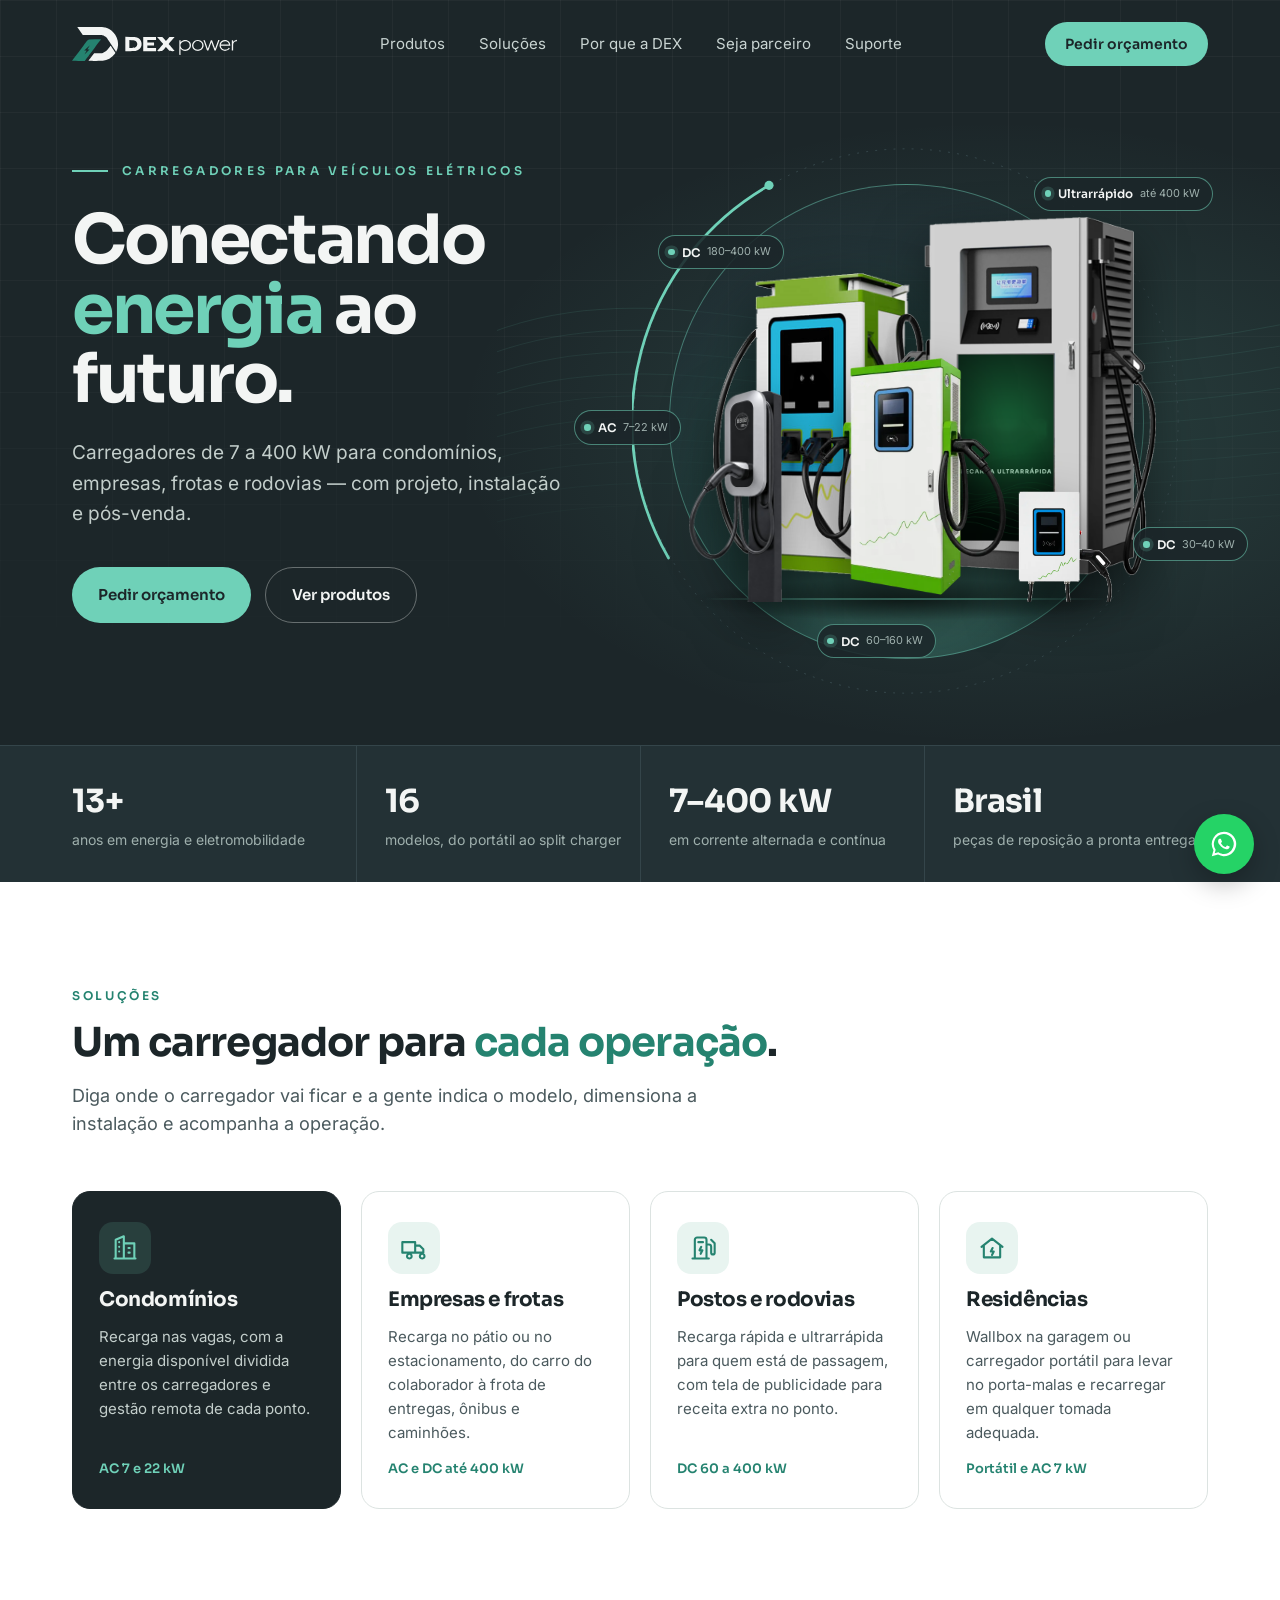
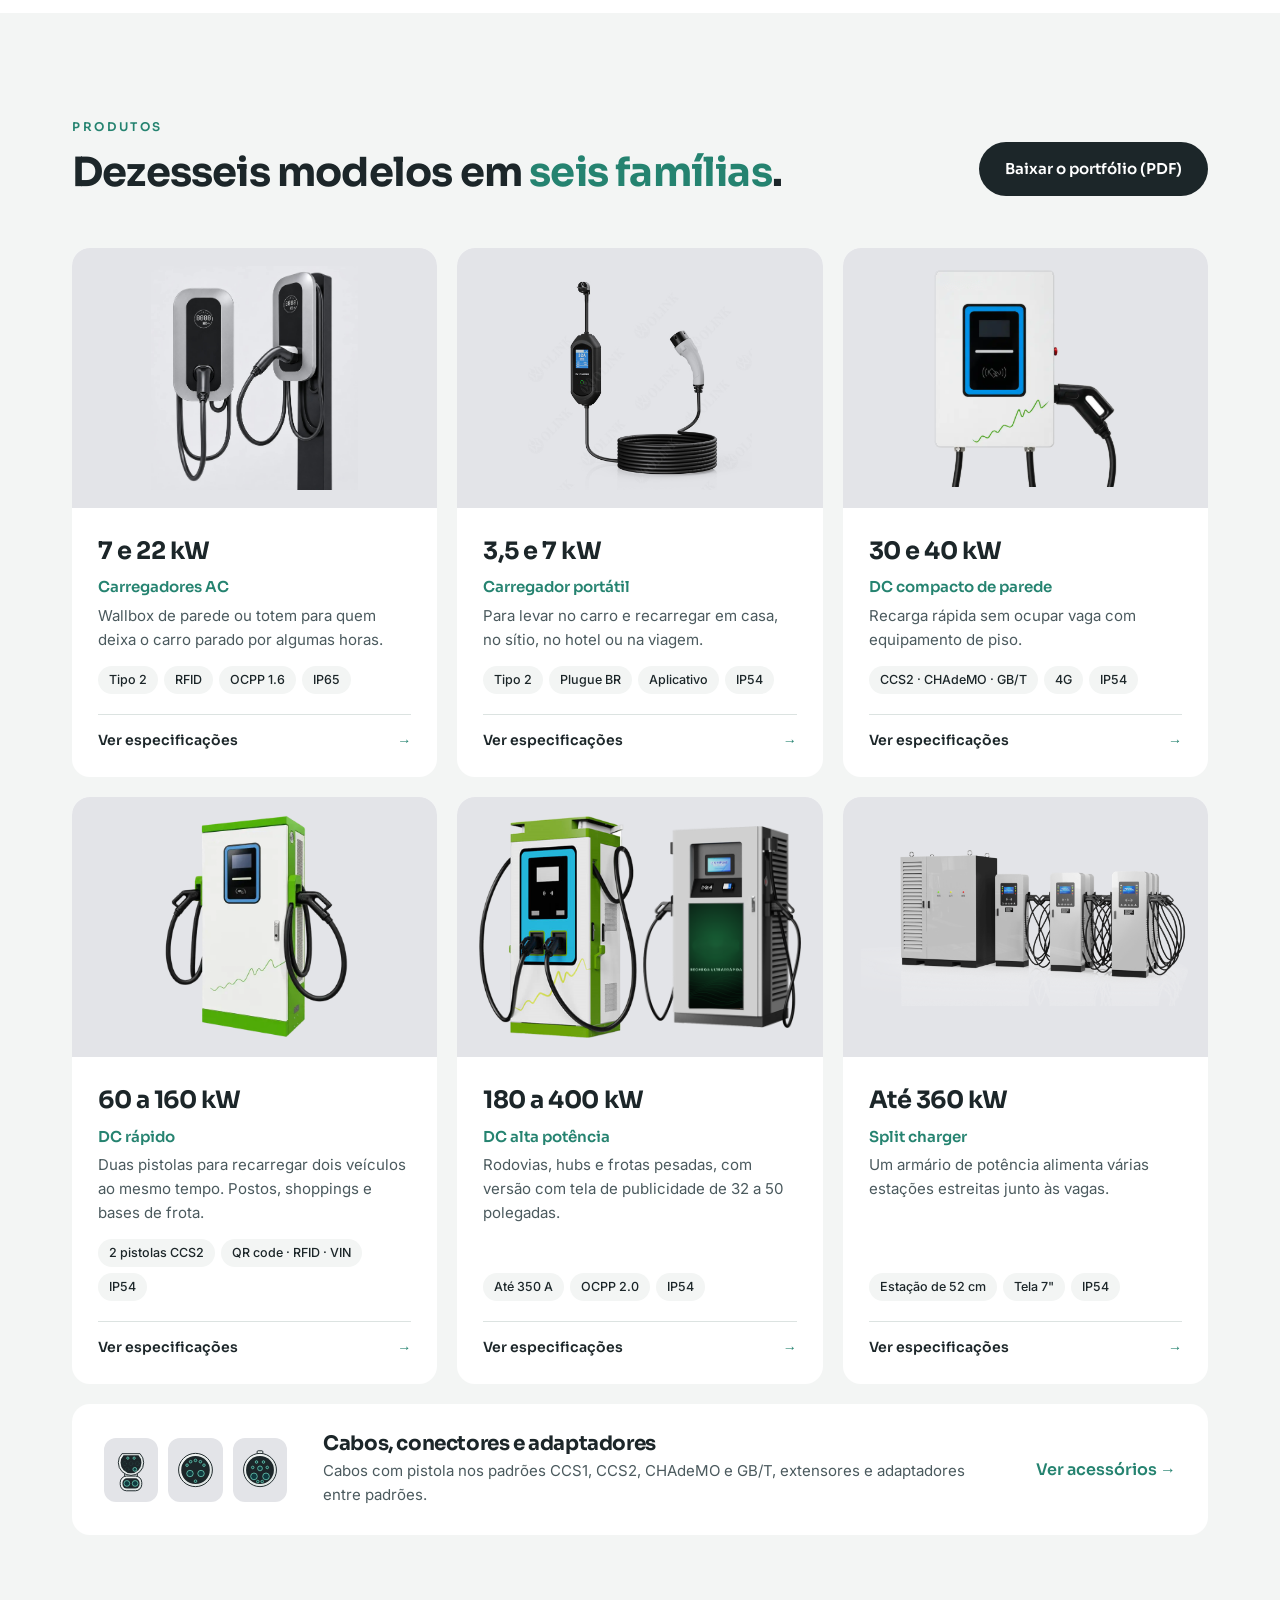
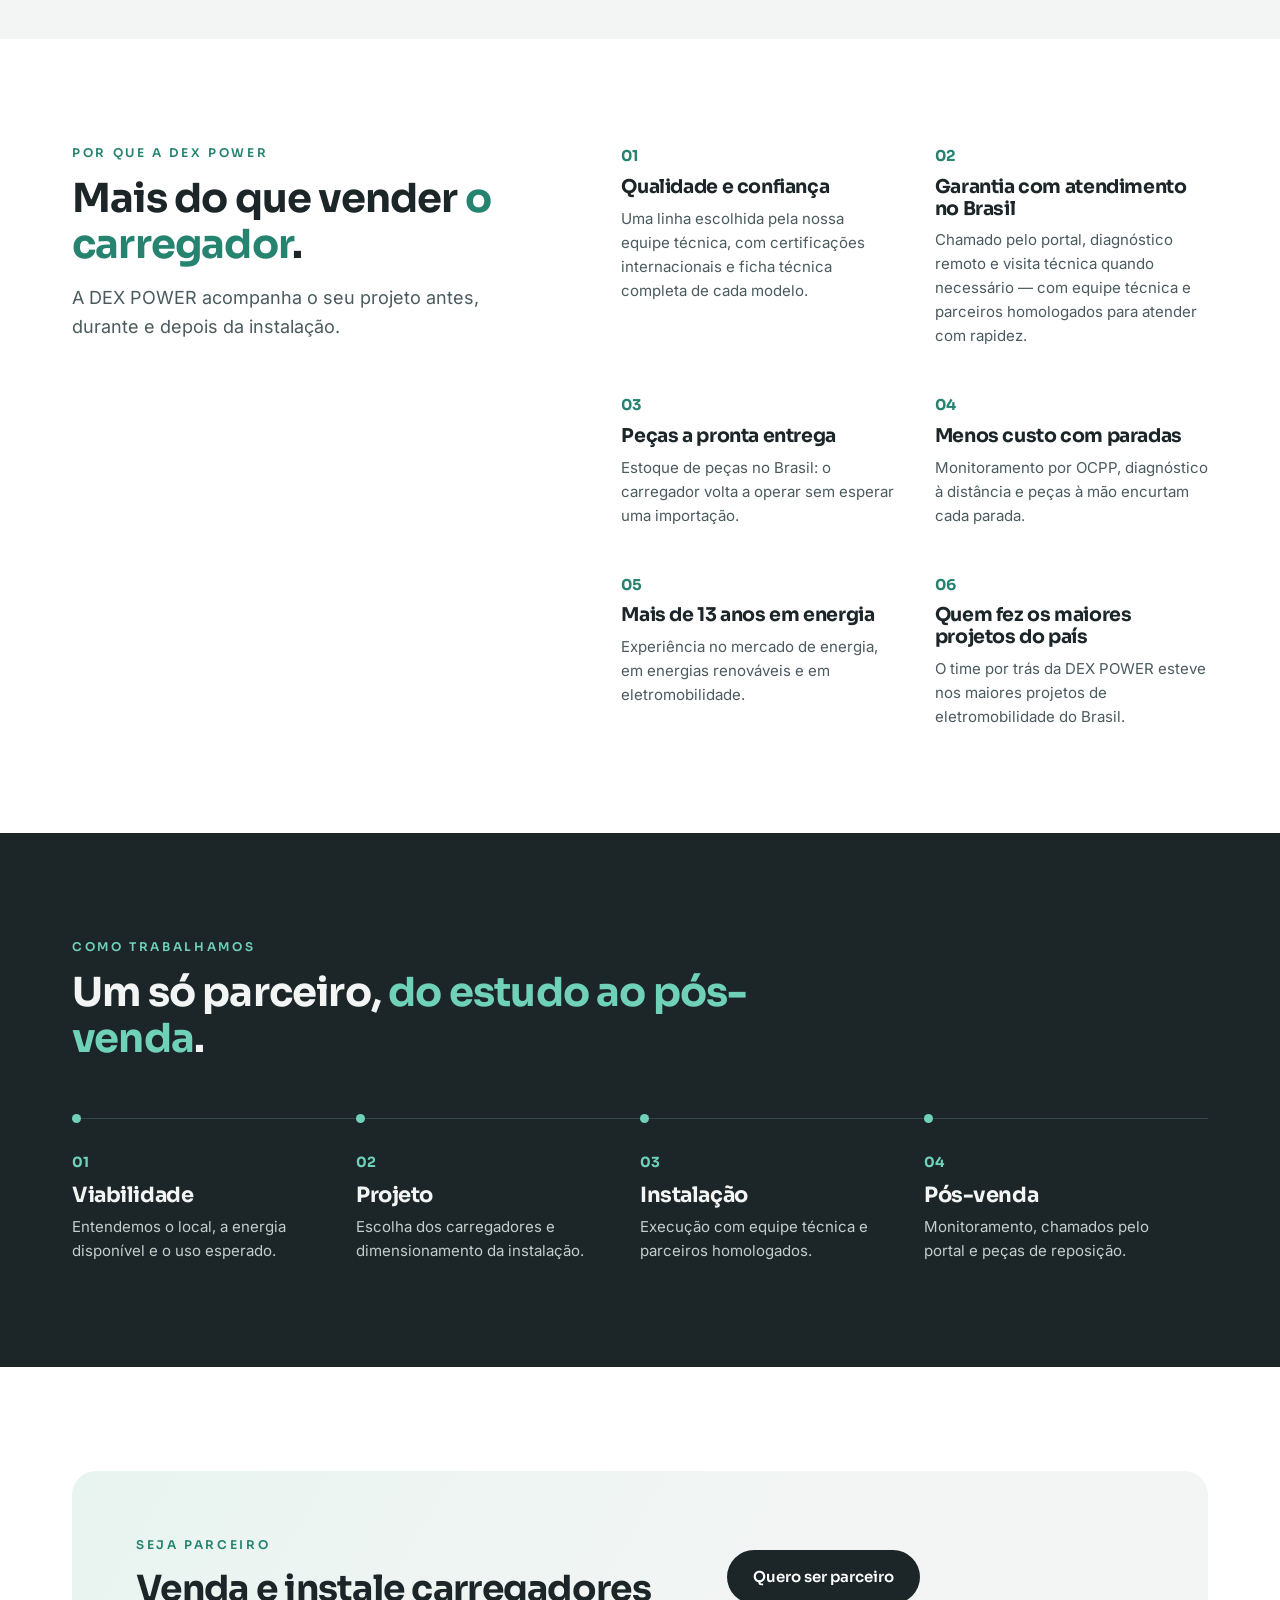
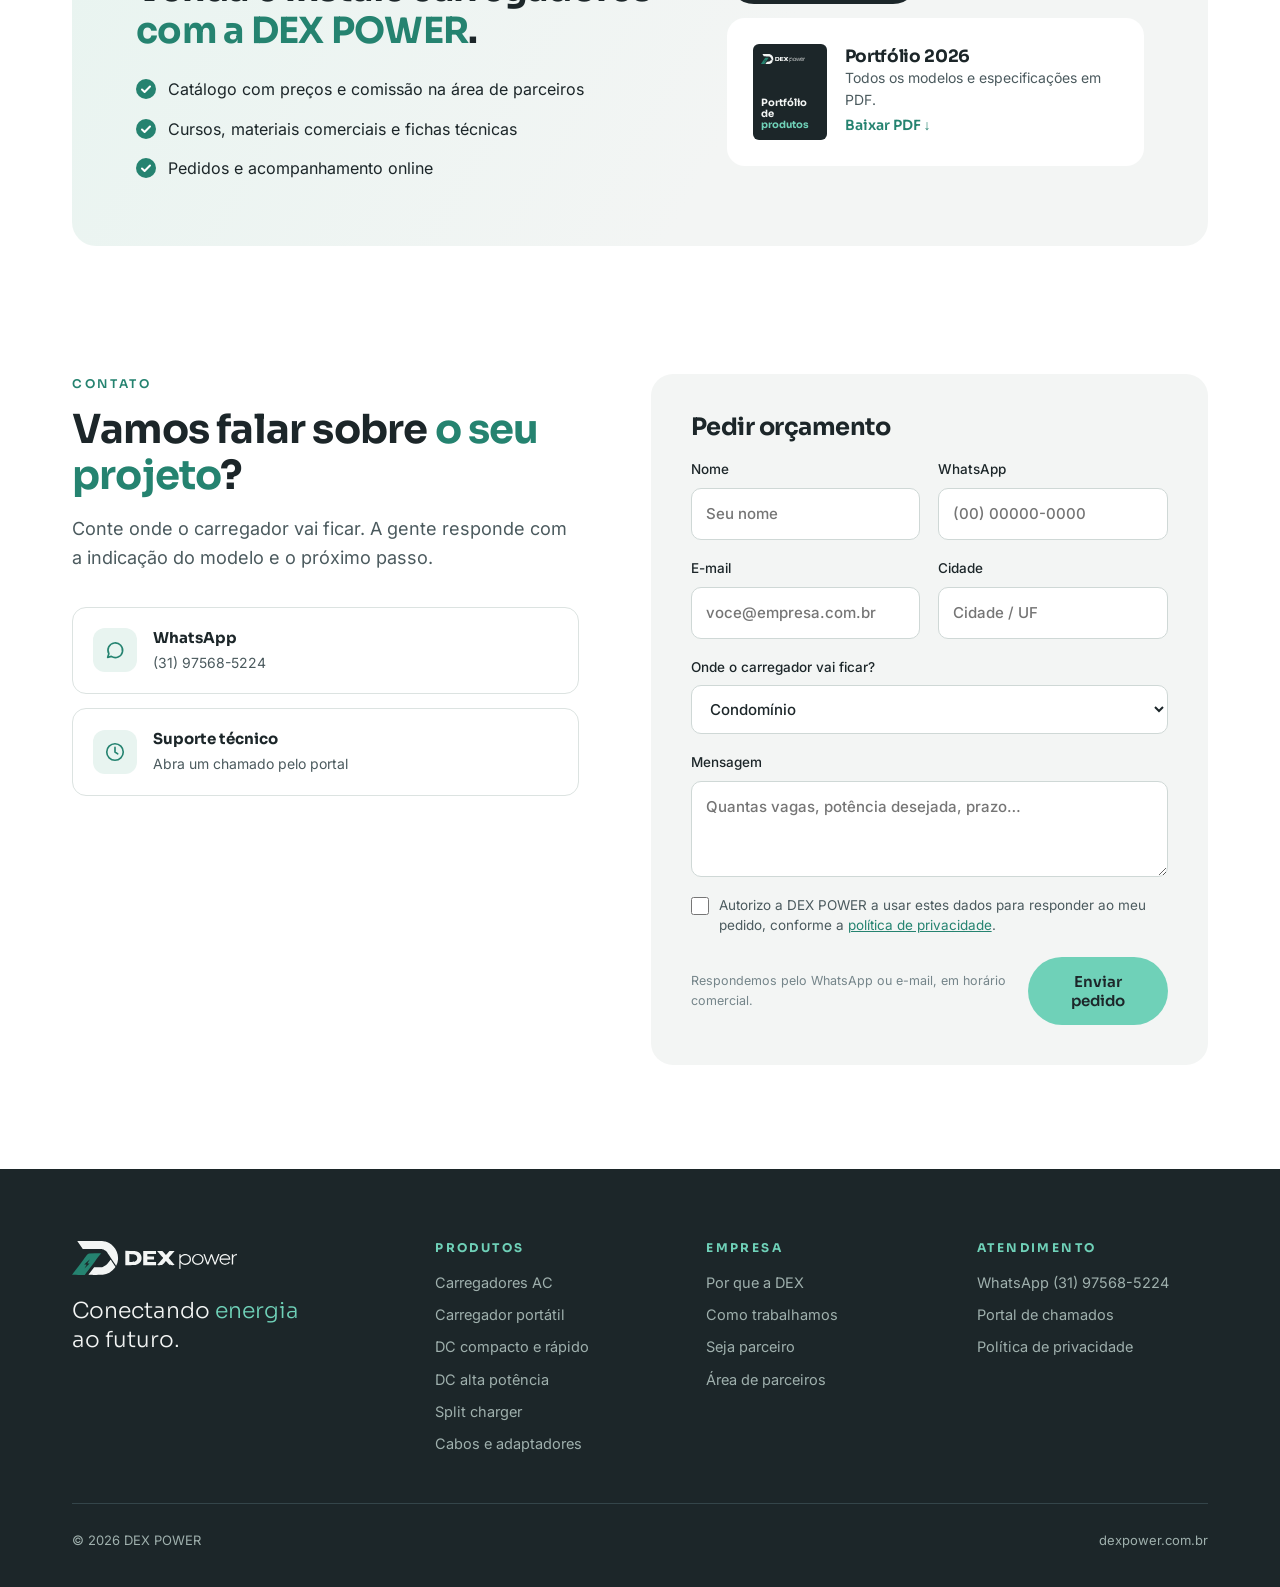
<file: public/index.html>
<!doctype html>
<html lang="pt-BR">
<head>
<meta charset="utf-8">
<meta http-equiv="Content-Security-Policy" content="default-src 'self'; script-src 'self'; style-src 'self'; img-src 'self' data:; font-src 'self'; connect-src 'self' https://erp.dexpower.com.br; frame-src 'none'; object-src 'none'; base-uri 'self'; form-action 'self'; upgrade-insecure-requests">
<meta name="referrer" content="strict-origin-when-cross-origin">
<meta name="viewport" content="width=device-width, initial-scale=1">
<title>DEX POWER · Carregadores para veículos elétricos de 7 a 400 kW</title>
<meta name="description" content="Carregadores para veículos elétricos de 7 a 400 kW para condomínios, empresas, frotas, postos e rodovias — com projeto, instalação e pós-venda.">
<link rel="canonical" href="https://dexpower.com.br/">
<meta property="og:type" content="website">
<meta property="og:locale" content="pt_BR">
<meta property="og:site_name" content="DEX POWER">
<meta property="og:title" content="DEX POWER · Conectando energia ao futuro.">
<meta property="og:description" content="Carregadores para veículos elétricos de 7 a 400 kW, com projeto, instalação e pós-venda.">
<meta property="og:url" content="https://dexpower.com.br/">
<meta property="og:image" content="https://dexpower.com.br/assets/img/og.png">
<meta name="theme-color" content="#1c2629">
<link rel="icon" href="favicon.svg" type="image/svg+xml">
<link rel="preload" href="assets/fontes/sora.woff2" as="font" type="font/woff2" crossorigin>
<link rel="stylesheet" href="assets/css/site.css">
<script src="assets/js/site.js" defer></script>
</head>
<body>
<a class="pular" href="#conteudo">Pular para o conteúdo</a>

<header class="topo">
  <div class="miolo">
    <a class="logo" href="./" aria-label="DEX POWER — início"><img src="assets/img/logo-claro.svg" alt="DEX POWER" width="165" height="34"></a>
    <nav id="menu" aria-label="Principal">
      <a href="#produtos">Produtos</a><a href="#solucoes">Soluções</a><a href="#porque">Por que a DEX</a><a href="#parceiro">Seja parceiro</a>
      <a href="https://erp.dexpower.com.br/portal" rel="noopener">Suporte</a>
    </nav>
    <a class="botao cheio" href="#contato">Pedir orçamento</a>
    <button class="menu-cel" type="button" aria-label="Abrir menu" aria-controls="menu" aria-expanded="false"><i></i><i></i><i></i></button>
  </div>
</header>

<main id="conteudo">
<section class="hero">
  <div class="miolo">
    <div class="texto">
      <div class="rotulo">CARREGADORES PARA VEÍCULOS ELÉTRICOS</div>
      <h1>Conectando <em>energia</em> ao futuro.</h1>
      <p>Carregadores de 7 a 400 kW para condomínios, empresas, frotas e rodovias — com projeto, instalação e pós-venda.</p>
      <div class="acoes"><a class="botao cheio" href="#contato">Pedir orçamento</a><a class="botao contorno" href="#produtos">Ver produtos</a></div>
    </div>
    <div class="cena" role="img" aria-label="A linha de carregadores DEX POWER: AC de 7 a 22 kW e DC de 30 a 400 kW">
      <svg class="ondas" viewBox="0 0 1000 800" preserveAspectRatio="none" fill="none" aria-hidden="true"><path d="M0 300 C 250 200, 500 420, 1000 260" stroke="#6fd1b8" stroke-opacity="0.100" stroke-width="1.2"/><path d="M0 326 C 250 230, 500 438, 1000 288" stroke="#6fd1b8" stroke-opacity="0.092" stroke-width="1.2"/><path d="M0 352 C 250 260, 500 456, 1000 316" stroke="#6fd1b8" stroke-opacity="0.084" stroke-width="1.2"/><path d="M0 378 C 250 290, 500 474, 1000 344" stroke="#6fd1b8" stroke-opacity="0.076" stroke-width="1.2"/><path d="M0 404 C 250 320, 500 492, 1000 372" stroke="#6fd1b8" stroke-opacity="0.068" stroke-width="1.2"/><path d="M0 430 C 250 350, 500 510, 1000 400" stroke="#6fd1b8" stroke-opacity="0.060" stroke-width="1.2"/><path d="M0 456 C 250 380, 500 528, 1000 428" stroke="#6fd1b8" stroke-opacity="0.052" stroke-width="1.2"/><path d="M0 482 C 250 410, 500 546, 1000 456" stroke="#6fd1b8" stroke-opacity="0.044" stroke-width="1.2"/><path d="M0 508 C 250 440, 500 564, 1000 484" stroke="#6fd1b8" stroke-opacity="0.036" stroke-width="1.2"/><path d="M0 534 C 250 470, 500 582, 1000 512" stroke="#6fd1b8" stroke-opacity="0.028" stroke-width="1.2"/></svg>
      <svg class="anel" viewBox="0 0 600 600" fill="none" aria-hidden="true"><circle cx="300" cy="300" r="298" stroke="#3a4c51" stroke-dasharray="2 8"/><path d="M40 450 A298 298 0 0 1 150 42" stroke="#6fd1b8" stroke-width="3" stroke-linecap="round"/><circle cx="150" cy="42" r="5" fill="#6fd1b8"/></svg>
      <div class="disco"></div><div class="piso"></div><div class="linha-piso"></div>
      <img class="p p-180" src="assets/img/dc-180-400kw.png" alt="" width="461" height="647">
      <img class="p p-ultra" src="assets/img/dc-ultrarrapido.png" alt="" width="702" height="900">
      <img class="p p-60" src="assets/img/dc-60-160kw.png" alt="" width="612" height="640">
      <img class="p p-ac" src="assets/img/ac-totem.png" alt="" width="396" height="900">
      <img class="p p-30" src="assets/img/dc-30-40kw.png" alt="" width="183" height="217">
      <span class="selo s-ac">AC <small>7–22 kW</small></span>
      <span class="selo s-180">DC <small>180–400 kW</small></span>
      <span class="selo s-ultra">Ultrarrápido <small>até 400 kW</small></span>
      <span class="selo s-60">DC <small>60–160 kW</small></span>
      <span class="selo s-30">DC <small>30–40 kW</small></span>
    </div>
  </div>
</section>
<div class="numeros">
  <div class="miolo">
    <div><b>13+</b><span>anos em energia e eletromobilidade</span></div>
    <div><b>16</b><span>modelos, do portátil ao split charger</span></div>
    <div><b>7–400 kW</b><span>em corrente alternada e contínua</span></div>
    <div><b>Brasil</b><span>peças de reposição a pronta entrega</span></div>
  </div>
</div>

<section class="segmentos" id="solucoes">
  <div class="miolo">
    <div class="chapeu">Soluções</div>
    <h2 class="titulo-secao">Um carregador para <em>cada operação</em>.</h2>
    <p class="lead">Diga onde o carregador vai ficar e a gente indica o modelo, dimensiona a instalação e acompanha a operação.</p>
    <div class="grade">
      <article class="segmento destaque">
        <span class="icone"><svg viewBox="0 0 24 24" aria-hidden="true"><path d="M4 21V5l7-3v19M11 8h9v13M3 21h18M7 7v.01M7 11v.01M7 15v.01M15 12h1M15 16h1"/></svg></span>
        <h3>Condomínios</h3>
        <p>Recarga nas vagas, com a energia disponível dividida entre os carregadores e gestão remota de cada ponto.</p>
        <span class="faixa">AC 7 e 22 kW</span>
      </article>
      <article class="segmento">
        <span class="icone"><svg viewBox="0 0 24 24" aria-hidden="true"><path d="M2 7h11v9H2zM13 10h4l3 3v3h-7M6 19a2 2 0 1 0 0-.01M17 19a2 2 0 1 0 0-.01"/></svg></span>
        <h3>Empresas e frotas</h3>
        <p>Recarga no pátio ou no estacionamento, do carro do colaborador à frota de entregas, ônibus e caminhões.</p>
        <span class="faixa">AC e DC até 400 kW</span>
      </article>
      <article class="segmento">
        <span class="icone"><svg viewBox="0 0 24 24" aria-hidden="true"><path d="M5 21V5a2 2 0 0 1 2-2h6a2 2 0 0 1 2 2v16M3 21h14M15 9h2a2 2 0 0 1 2 2v5a1.5 1.5 0 0 0 3 0V8l-3-3M8 7h4M10.5 11 9 14h2.5L10 17"/></svg></span>
        <h3>Postos e rodovias</h3>
        <p>Recarga rápida e ultrarrápida para quem está de passagem, com tela de publicidade para receita extra no ponto.</p>
        <span class="faixa">DC 60 a 400 kW</span>
      </article>
      <article class="segmento">
        <span class="icone"><svg viewBox="0 0 24 24" aria-hidden="true"><path d="M3 11l9-7 9 7M5 10v10h14V10M12.5 12 11 15h2.5L12 18"/></svg></span>
        <h3>Residências</h3>
        <p>Wallbox na garagem ou carregador portátil para levar no porta-malas e recarregar em qualquer tomada adequada.</p>
        <span class="faixa">Portátil e AC 7 kW</span>
      </article>
    </div>
  </div>
</section>

<section class="linha" id="produtos">
  <div class="miolo">
    <div class="cab">
      <div><div class="chapeu">Produtos</div><h2 class="titulo-secao">Dezesseis modelos em <em>seis famílias</em>.</h2></div>
      <a class="botao escuro" href="assets/docs/Portfolio_DEX_POWER.pdf" download>Baixar o portfólio (PDF)</a>
    </div>
    <div class="grade">
      <article class="produto">
        <div class="foto"><img src="assets/img/ac-7-22kw.jpg" alt="Carregadores AC de parede e de totem" width="1122" height="1215" loading="lazy"></div>
        <div class="info"><div class="faixa">7 e 22 kW</div><h3>Carregadores AC</h3>
          <p>Wallbox de parede ou totem para quem deixa o carro parado por algumas horas.</p>
          <ul class="tags"><li>Tipo 2</li><li>RFID</li><li>OCPP 1.6</li><li>IP65</li></ul>
          <a class="mais" href="assets/docs/Portfolio_DEX_POWER.pdf#page=3" target="_blank" rel="noopener">Ver especificações</a></div>
      </article>
      <article class="produto">
        <div class="foto"><img src="assets/img/portatil.jpg" alt="Carregador portátil Tipo 2" width="800" height="800" loading="lazy"></div>
        <div class="info"><div class="faixa">3,5 e 7 kW</div><h3>Carregador portátil</h3>
          <p>Para levar no carro e recarregar em casa, no sítio, no hotel ou na viagem.</p>
          <ul class="tags"><li>Tipo 2</li><li>Plugue BR</li><li>Aplicativo</li><li>IP54</li></ul>
          <a class="mais" href="assets/docs/Portfolio_DEX_POWER.pdf#page=4" target="_blank" rel="noopener">Ver especificações</a></div>
      </article>
      <article class="produto">
        <div class="foto"><img src="assets/img/dc-30-40kw.png" alt="Carregador DC compacto de parede" width="183" height="217" loading="lazy"></div>
        <div class="info"><div class="faixa">30 e 40 kW</div><h3>DC compacto de parede</h3>
          <p>Recarga rápida sem ocupar vaga com equipamento de piso.</p>
          <ul class="tags"><li>CCS2 · CHAdeMO · GB/T</li><li>4G</li><li>IP54</li></ul>
          <a class="mais" href="assets/docs/Portfolio_DEX_POWER.pdf#page=5" target="_blank" rel="noopener">Ver especificações</a></div>
      </article>
      <article class="produto">
        <div class="foto"><img src="assets/img/dc-60-160kw.png" alt="Carregador DC rápido de piso com duas pistolas" width="612" height="640" loading="lazy"></div>
        <div class="info"><div class="faixa">60 a 160 kW</div><h3>DC rápido</h3>
          <p>Duas pistolas para recarregar dois veículos ao mesmo tempo. Postos, shoppings e bases de frota.</p>
          <ul class="tags"><li>2 pistolas CCS2</li><li>QR code · RFID · VIN</li><li>IP54</li></ul>
          <a class="mais" href="assets/docs/Portfolio_DEX_POWER.pdf#page=6" target="_blank" rel="noopener">Ver especificações</a></div>
      </article>
      <article class="produto">
        <div class="foto dupla"><img src="assets/img/dc-180-400kw.png" alt="Carregador DC de alta potência" width="461" height="647" loading="lazy"><img src="assets/img/dc-ultrarrapido.png" alt="Carregador DC de alta potência com tela de publicidade" width="702" height="900" loading="lazy"></div>
        <div class="info"><div class="faixa">180 a 400 kW</div><h3>DC alta potência</h3>
          <p>Rodovias, hubs e frotas pesadas, com versão com tela de publicidade de 32 a 50 polegadas.</p>
          <ul class="tags"><li>Até 350 A</li><li>OCPP 2.0</li><li>IP54</li></ul>
          <a class="mais" href="assets/docs/Portfolio_DEX_POWER.pdf#page=7" target="_blank" rel="noopener">Ver especificações</a></div>
      </article>
      <article class="produto">
        <div class="foto"><img src="assets/img/split-charger.png" alt="Split charger: armário de potência e estações de recarga" width="1100" height="528" loading="lazy"></div>
        <div class="info"><div class="faixa">Até 360 kW</div><h3>Split charger</h3>
          <p>Um armário de potência alimenta várias estações estreitas junto às vagas.</p>
          <ul class="tags"><li>Estação de 52 cm</li><li>Tela 7"</li><li>IP54</li></ul>
          <a class="mais" href="assets/docs/Portfolio_DEX_POWER.pdf#page=8" target="_blank" rel="noopener">Ver especificações</a></div>
      </article>
    </div>
    <div class="acess">
      <div class="icones"><img src="assets/img/conector-ccs2.svg" alt="" width="52" height="65"><img src="assets/img/conector-chademo.svg" alt="" width="52" height="65"><img src="assets/img/conector-gbt.svg" alt="" width="52" height="65"></div>
      <div><h3>Cabos, conectores e adaptadores</h3><p>Cabos com pistola nos padrões CCS1, CCS2, CHAdeMO e GB/T, extensores e adaptadores entre padrões.</p></div>
      <a class="link" href="assets/docs/Portfolio_DEX_POWER.pdf#page=9" target="_blank" rel="noopener">Ver acessórios →</a>
    </div>
  </div>
</section>

<section class="porque" id="porque">
  <div class="miolo">
    <div class="lado">
      <div class="chapeu">Por que a DEX POWER</div>
      <h2 class="titulo-secao">Mais do que vender <em>o carregador</em>.</h2>
      <p class="lead">A DEX POWER acompanha o seu projeto antes, durante e depois da instalação.</p>
    </div>
    <div class="lista">
      <div class="item"><b>01</b><h3>Qualidade e confiança</h3><p>Uma linha escolhida pela nossa equipe técnica, com certificações internacionais e ficha técnica completa de cada modelo.</p></div>
      <div class="item"><b>02</b><h3>Garantia com atendimento no Brasil</h3><p>Chamado pelo portal, diagnóstico remoto e visita técnica quando necessário — com equipe técnica e parceiros homologados para atender com rapidez.</p></div>
      <div class="item"><b>03</b><h3>Peças a pronta entrega</h3><p>Estoque de peças no Brasil: o carregador volta a operar sem esperar uma importação.</p></div>
      <div class="item"><b>04</b><h3>Menos custo com paradas</h3><p>Monitoramento por OCPP, diagnóstico à distância e peças à mão encurtam cada parada.</p></div>
      <div class="item"><b>05</b><h3>Mais de 13 anos em energia</h3><p>Experiência no mercado de energia, em energias renováveis e em eletromobilidade.</p></div>
      <div class="item"><b>06</b><h3>Quem fez os maiores projetos do país</h3><p>O time por trás da DEX POWER esteve nos maiores projetos de eletromobilidade do Brasil.</p></div>
    </div>
  </div>
</section>

<section class="jornada" id="como">
  <div class="miolo">
    <div class="chapeu">Como trabalhamos</div>
    <h2 class="titulo-secao">Um só parceiro, <em>do estudo ao pós-venda</em>.</h2>
    <ol class="etapas">
      <li class="etapa"><b>01</b><h3>Viabilidade</h3><p>Entendemos o local, a energia disponível e o uso esperado.</p></li>
      <li class="etapa"><b>02</b><h3>Projeto</h3><p>Escolha dos carregadores e dimensionamento da instalação.</p></li>
      <li class="etapa"><b>03</b><h3>Instalação</h3><p>Execução com equipe técnica e parceiros homologados.</p></li>
      <li class="etapa"><b>04</b><h3>Pós-venda</h3><p>Monitoramento, chamados pelo portal e peças de reposição.</p></li>
    </ol>
  </div>
</section>

<section class="parceiro" id="parceiro">
  <div class="miolo">
    <div class="caixa">
      <div>
        <div class="chapeu">Seja parceiro</div>
        <h2 class="titulo-secao">Venda e instale carregadores <em>com a DEX POWER</em>.</h2>
        <ul><li>Catálogo com preços e comissão na área de parceiros</li><li>Cursos, materiais comerciais e fichas técnicas</li><li>Pedidos e acompanhamento online</li></ul>
      </div>
      <div class="acoes">
        <a class="botao escuro" href="https://erp.dexpower.com.br/parceiros" rel="noopener">Quero ser parceiro</a>
        <div class="portfolio">
          <div class="capinha"><img src="assets/img/logo-claro.svg" alt="" width="44" height="9"><span>Portfólio de<br><em>produtos</em></span></div>
          <div><h3>Portfólio 2026</h3><p>Todos os modelos e especificações em PDF.</p><a href="assets/docs/Portfolio_DEX_POWER.pdf" download>Baixar PDF ↓</a></div>
        </div>
      </div>
    </div>
  </div>
</section>

<section class="contato" id="contato">
  <div class="miolo">
    <div>
      <div class="chapeu">Contato</div>
      <h2 class="titulo-secao">Vamos falar sobre <em>o seu projeto</em>?</h2>
      <p class="lead">Conte onde o carregador vai ficar. A gente responde com a indicação do modelo e o próximo passo.</p>
      <div class="canais">
        <a class="canal" href="https://wa.me/5531975685224" target="_blank" rel="noopener"><span class="ic"><svg viewBox="0 0 24 24" aria-hidden="true"><path d="M4 20l1.3-3.9A8 8 0 1 1 8 19z"/></svg></span><div><b>WhatsApp</b><span>(31) 97568-5224</span></div></a>
        <a class="canal" href="https://erp.dexpower.com.br/portal" rel="noopener"><span class="ic"><svg viewBox="0 0 24 24" aria-hidden="true"><path d="M12 3a9 9 0 1 0 0 18 9 9 0 0 0 0-18zM12 7v5l3 2"/></svg></span><div><b>Suporte técnico</b><span>Abra um chamado pelo portal</span></div></a>
      </div>
    </div>
    <form class="form" id="orcamento" novalidate>
      <h3>Pedir orçamento</h3>
      <label>Nome<input name="nome" autocomplete="name" required maxlength="80" placeholder="Seu nome"></label>
      <label>WhatsApp<input name="whatsapp" type="tel" autocomplete="tel" required maxlength="20" placeholder="(00) 00000-0000"></label>
      <label>E-mail<input name="email" type="email" autocomplete="email" maxlength="120" placeholder="voce@empresa.com.br"></label>
      <label>Cidade<input name="cidade" autocomplete="address-level2" maxlength="60" placeholder="Cidade / UF"></label>
      <label class="inteiro">Onde o carregador vai ficar?<select name="local"><option>Condomínio</option><option>Empresa ou frota</option><option>Posto ou rodovia</option><option>Residência</option><option>Outro</option></select></label>
      <label class="inteiro">Mensagem<textarea name="mensagem" maxlength="1000" placeholder="Quantas vagas, potência desejada, prazo…"></textarea></label>
      <label class="isca" aria-hidden="true">Site<input name="site" tabindex="-1" autocomplete="off"></label>
      <label class="aceite inteiro"><input type="checkbox" name="aceite" required> <span>Autorizo a DEX POWER a usar estes dados para responder ao meu pedido, conforme a <a href="privacidade.html">política de privacidade</a>.</span></label>
      <p class="aviso" role="alert"></p>
      <div class="rodape"><small>Respondemos pelo WhatsApp ou e-mail, em horário comercial.</small><button class="botao cheio" type="submit">Enviar pedido</button></div>
    </form>
    <div class="form enviado" id="orcamento-enviado" hidden tabindex="-1">
      <span class="selo-ok" aria-hidden="true"><svg viewBox="0 0 24 24"><path d="M5 12.5l4.5 4.5L19 7.5"/></svg></span>
      <h3>Pedido recebido!</h3>
      <p>Obrigado. Nossa equipe vai entrar em contato pelo WhatsApp ou e-mail em breve.</p>
      <p>Se preferir adiantar a conversa, fale com a gente agora:</p>
      <a class="botao cheio" id="orcamento-whats" href="https://wa.me/5531975685224" target="_blank" rel="noopener">Falar agora no WhatsApp</a>
    </div>
  </div>
</section>
</main>

<footer class="rodape-site">
  <div class="miolo">
    <div class="grade">
      <div><a class="logo" href="./"><img src="assets/img/logo-claro.svg" alt="DEX POWER" width="165" height="34"></a><p class="slogan">Conectando <em>energia</em><br>ao futuro.</p></div>
      <div><h4>Produtos</h4><ul><li><a href="#produtos">Carregadores AC</a></li><li><a href="#produtos">Carregador portátil</a></li><li><a href="#produtos">DC compacto e rápido</a></li><li><a href="#produtos">DC alta potência</a></li><li><a href="#produtos">Split charger</a></li><li><a href="#produtos">Cabos e adaptadores</a></li></ul></div>
      <div><h4>Empresa</h4><ul><li><a href="#porque">Por que a DEX</a></li><li><a href="#como">Como trabalhamos</a></li><li><a href="#parceiro">Seja parceiro</a></li><li><a href="https://erp.dexpower.com.br/parceiros" rel="noopener">Área de parceiros</a></li></ul></div>
      <div><h4>Atendimento</h4><ul><li><a href="https://wa.me/5531975685224" target="_blank" rel="noopener">WhatsApp (31) 97568-5224</a></li><li><a href="https://erp.dexpower.com.br/portal" rel="noopener">Portal de chamados</a></li><li><a href="privacidade.html">Política de privacidade</a></li></ul></div>
    </div>
    <div class="baixo"><span>© <span class="ano">2026</span> DEX POWER</span><span>dexpower.com.br</span></div>
  </div>
</footer>

<a class="whats" href="https://wa.me/5531975685224" target="_blank" rel="noopener" aria-label="Conversar no WhatsApp"><svg viewBox="0 0 32 32" aria-hidden="true"><path d="M16 3a13 13 0 0 0-11.2 19.6L3 29l6.6-1.7A13 13 0 1 0 16 3zm0 23.6c-2 0-4-.6-5.6-1.6l-.4-.2-3.9 1 1-3.8-.3-.4A10.6 10.6 0 1 1 16 26.6zm5.8-7.9c-.3-.2-1.9-.9-2.2-1-.3-.1-.5-.2-.7.2l-1 1.2c-.2.2-.4.2-.7.1a8.7 8.7 0 0 1-4.3-3.8c-.3-.6.3-.5.9-1.7.1-.2 0-.4 0-.5l-1-2.4c-.3-.6-.5-.5-.7-.5h-.6c-.2 0-.5.1-.8.4-.3.3-1 1-1 2.5s1.1 2.9 1.2 3.1c.2.2 2.1 3.2 5.1 4.5 1.9.8 2.6.9 3.6.7.6-.1 1.9-.8 2.1-1.5.3-.7.3-1.3.2-1.5l-.1-.1z"/></svg></a>
</body>
</html>
</file>
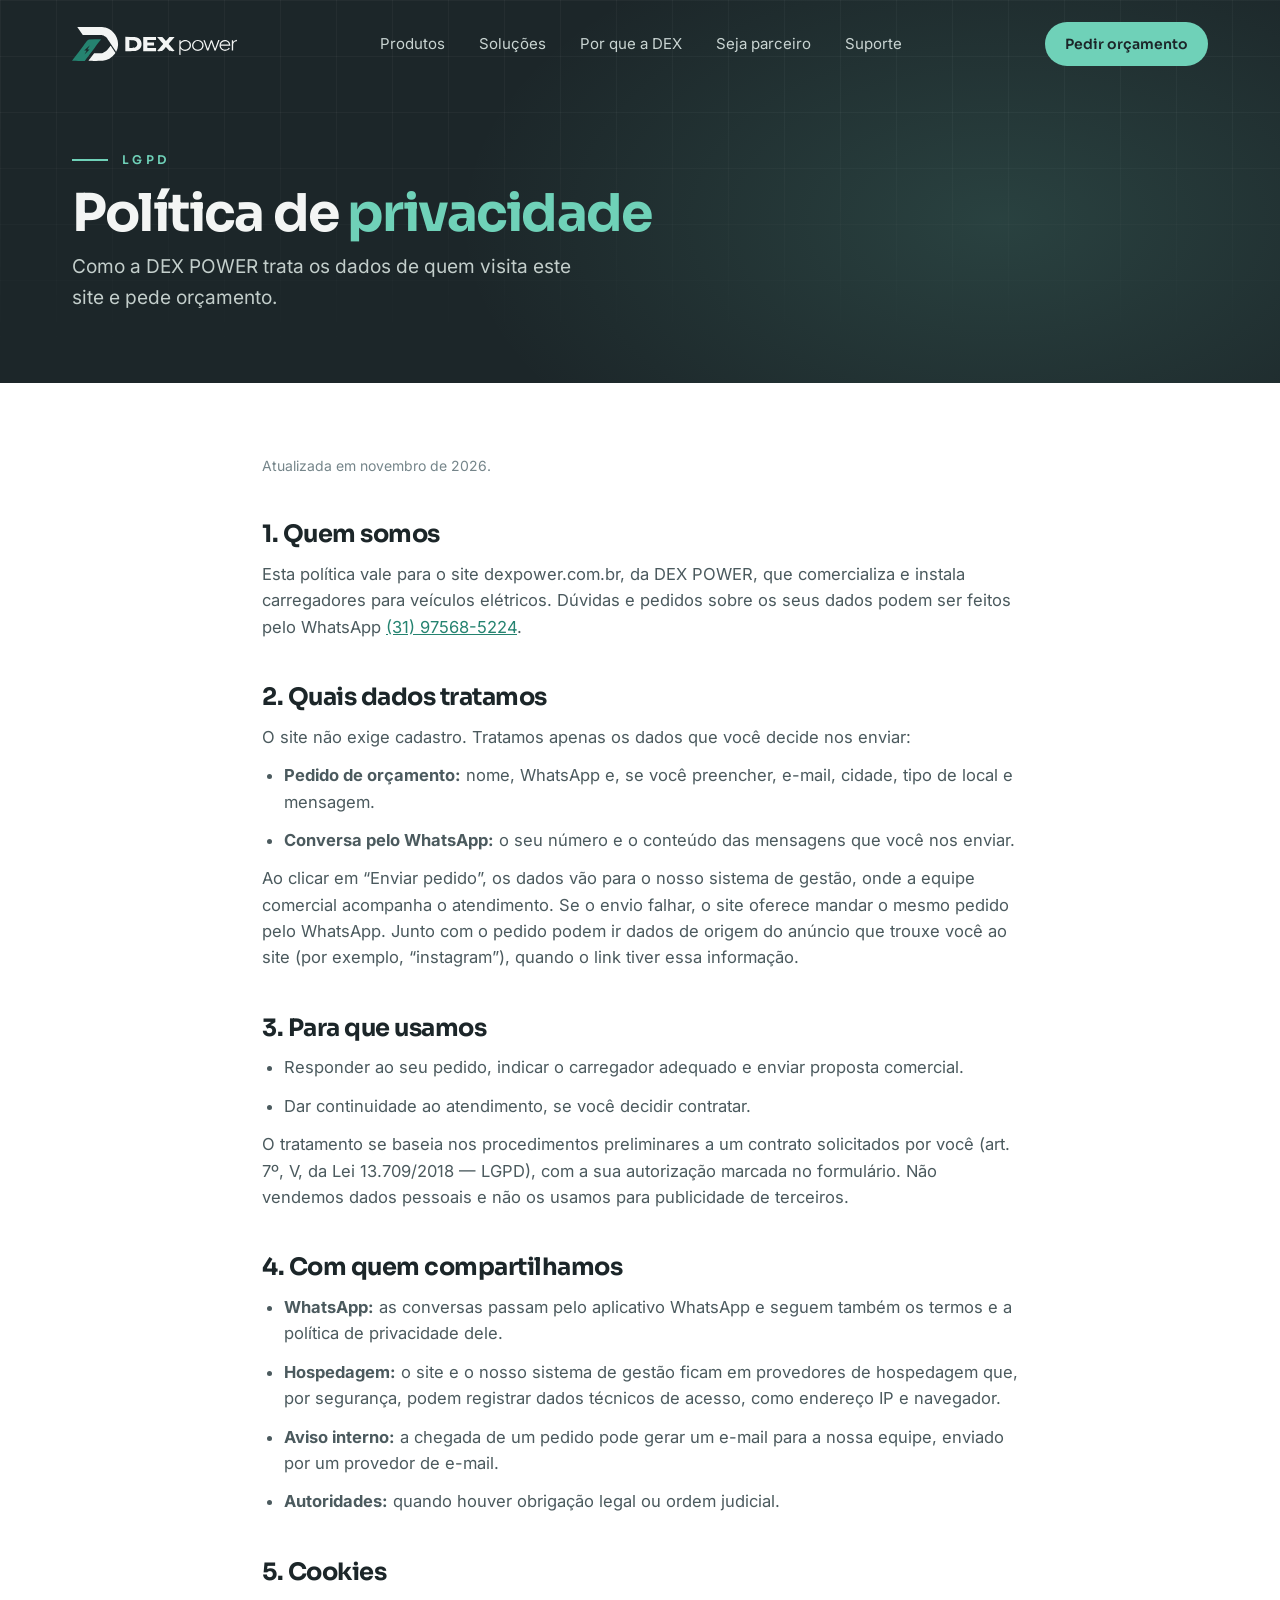
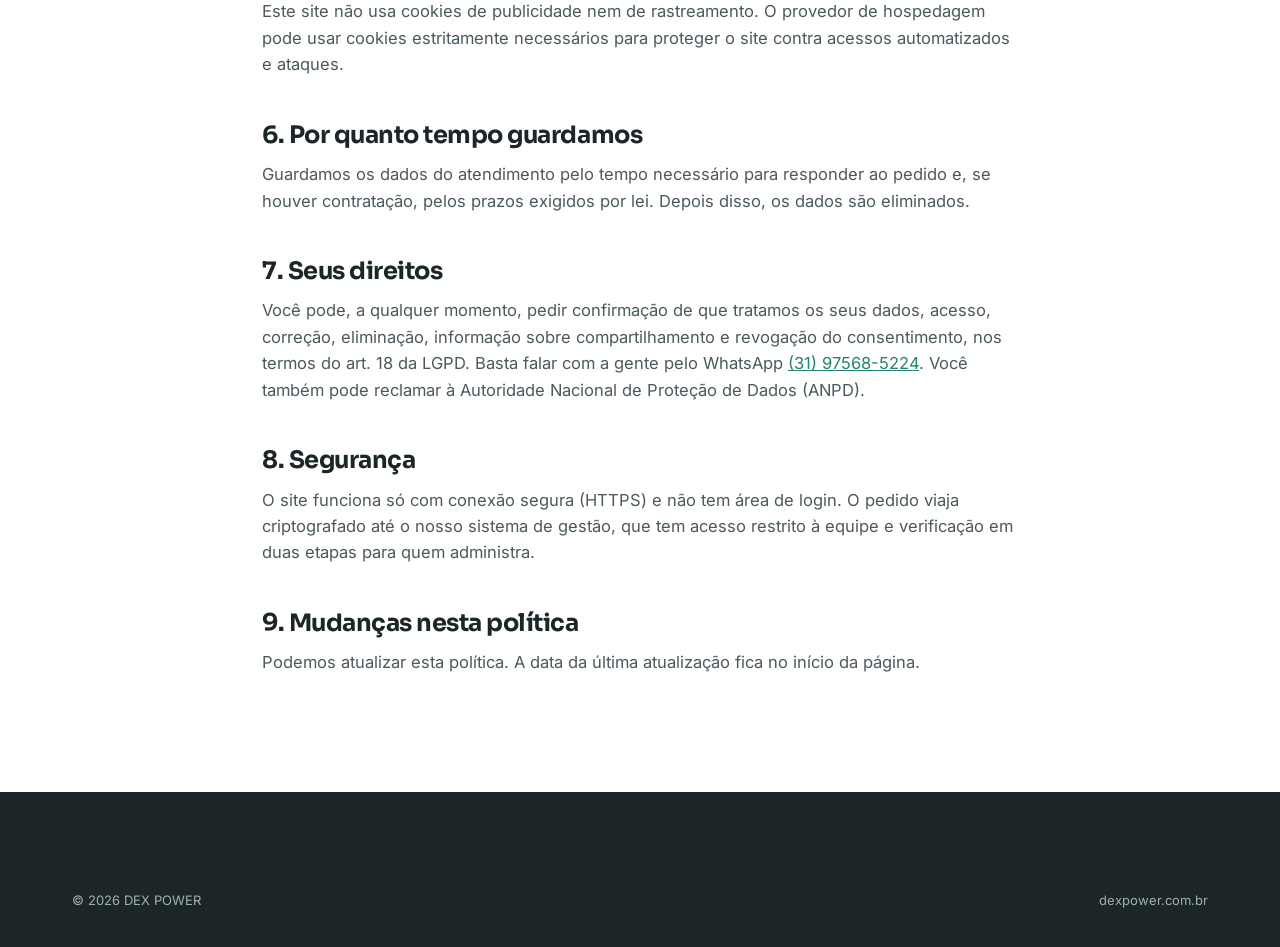
<file: public/privacidade.html>
<!doctype html>
<html lang="pt-BR">
<head>
<meta charset="utf-8">
<meta http-equiv="Content-Security-Policy" content="default-src 'self'; script-src 'self'; style-src 'self'; img-src 'self' data:; font-src 'self'; connect-src 'self' https://erp.dexpower.com.br; frame-src 'none'; object-src 'none'; base-uri 'self'; form-action 'self'; upgrade-insecure-requests">
<meta name="referrer" content="strict-origin-when-cross-origin">
<meta name="viewport" content="width=device-width, initial-scale=1">
<title>Política de privacidade · DEX POWER</title>
<meta name="description" content="Como a DEX POWER trata os dados pessoais de quem visita o site e pede orçamento.">
<link rel="canonical" href="https://dexpower.com.br/privacidade.html">
<meta name="theme-color" content="#1c2629">
<link rel="icon" href="favicon.svg" type="image/svg+xml">
<link rel="stylesheet" href="assets/css/site.css">
<script src="assets/js/site.js" defer></script>
</head>
<body class="pagina-texto">
<a class="pular" href="#conteudo">Pular para o conteúdo</a>

<header class="topo">
  <div class="miolo">
    <a class="logo" href="./" aria-label="DEX POWER — início"><img src="assets/img/logo-claro.svg" alt="DEX POWER" width="165" height="34"></a>
    <nav id="menu" aria-label="Principal">
      <a href="index.html#produtos">Produtos</a><a href="index.html#solucoes">Soluções</a><a href="index.html#porque">Por que a DEX</a><a href="index.html#parceiro">Seja parceiro</a>
      <a href="https://erp.dexpower.com.br/portal" rel="noopener">Suporte</a>
    </nav>
    <a class="botao cheio" href="index.html#contato">Pedir orçamento</a>
    <button class="menu-cel" type="button" aria-label="Abrir menu" aria-controls="menu" aria-expanded="false"><i></i><i></i><i></i></button>
  </div>
</header>

<main id="conteudo">
<section class="hero">
  <div class="miolo">
    <div class="rotulo">LGPD</div>
    <h1>Política de <em>privacidade</em></h1>
    <p>Como a DEX POWER trata os dados de quem visita este site e pede orçamento.</p>
  </div>
</section>

<section class="texto-longo">
  <div class="miolo">
    <p class="data">Atualizada em novembro de 2026.</p>

    <h2>1. Quem somos</h2>
    <p>Esta política vale para o site dexpower.com.br, da DEX POWER, que comercializa e instala carregadores para veículos elétricos.
    Dúvidas e pedidos sobre os seus dados podem ser feitos pelo WhatsApp <a href="https://wa.me/5531975685224" target="_blank" rel="noopener">(31) 97568-5224</a>.</p>

    <h2>2. Quais dados tratamos</h2>
    <p>O site não exige cadastro. Tratamos apenas os dados que você decide nos enviar:</p>
    <ul>
      <li><strong>Pedido de orçamento:</strong> nome, WhatsApp e, se você preencher, e-mail, cidade, tipo de local e mensagem.</li>
      <li><strong>Conversa pelo WhatsApp:</strong> o seu número e o conteúdo das mensagens que você nos enviar.</li>
    </ul>
    <p>Ao clicar em “Enviar pedido”, os dados vão para o nosso sistema de gestão, onde a equipe comercial acompanha o atendimento.
    Se o envio falhar, o site oferece mandar o mesmo pedido pelo WhatsApp. Junto com o pedido podem ir dados de origem do anúncio
    que trouxe você ao site (por exemplo, “instagram”), quando o link tiver essa informação.</p>

    <h2>3. Para que usamos</h2>
    <ul>
      <li>Responder ao seu pedido, indicar o carregador adequado e enviar proposta comercial.</li>
      <li>Dar continuidade ao atendimento, se você decidir contratar.</li>
    </ul>
    <p>O tratamento se baseia nos procedimentos preliminares a um contrato solicitados por você (art. 7º, V, da Lei 13.709/2018 — LGPD),
    com a sua autorização marcada no formulário. Não vendemos dados pessoais e não os usamos para publicidade de terceiros.</p>

    <h2>4. Com quem compartilhamos</h2>
    <ul>
      <li><strong>WhatsApp:</strong> as conversas passam pelo aplicativo WhatsApp e seguem também os termos e a política de privacidade dele.</li>
      <li><strong>Hospedagem:</strong> o site e o nosso sistema de gestão ficam em provedores de hospedagem que, por segurança, podem registrar dados técnicos de acesso, como endereço IP e navegador.</li>
      <li><strong>Aviso interno:</strong> a chegada de um pedido pode gerar um e-mail para a nossa equipe, enviado por um provedor de e-mail.</li>
      <li><strong>Autoridades:</strong> quando houver obrigação legal ou ordem judicial.</li>
    </ul>

    <h2>5. Cookies</h2>
    <p>Este site não usa cookies de publicidade nem de rastreamento. O provedor de hospedagem pode usar cookies estritamente necessários para
    proteger o site contra acessos automatizados e ataques.</p>

    <h2>6. Por quanto tempo guardamos</h2>
    <p>Guardamos os dados do atendimento pelo tempo necessário para responder ao pedido e, se houver contratação, pelos prazos exigidos por lei.
    Depois disso, os dados são eliminados.</p>

    <h2>7. Seus direitos</h2>
    <p>Você pode, a qualquer momento, pedir confirmação de que tratamos os seus dados, acesso, correção, eliminação, informação sobre
    compartilhamento e revogação do consentimento, nos termos do art. 18 da LGPD. Basta falar com a gente pelo WhatsApp
    <a href="https://wa.me/5531975685224" target="_blank" rel="noopener">(31) 97568-5224</a>. Você também pode reclamar à Autoridade Nacional de Proteção
    de Dados (ANPD).</p>

    <h2>8. Segurança</h2>
    <p>O site funciona só com conexão segura (HTTPS) e não tem área de login. O pedido viaja criptografado até o nosso sistema de gestão,
    que tem acesso restrito à equipe e verificação em duas etapas para quem administra.</p>

    <h2>9. Mudanças nesta política</h2>
    <p>Podemos atualizar esta política. A data da última atualização fica no início da página.</p>
  </div>
</section>
</main>

<footer class="rodape-site">
  <div class="miolo">
    <div class="baixo"><span>© <span class="ano">2026</span> DEX POWER</span><span><a href="./">dexpower.com.br</a></span></div>
  </div>
</footer>
</body>
</html>
</file>
<file: public/assets/css/site.css>
/* DEX POWER — site institucional. Sem estilos ou scripts embutidos no HTML (CSP restrita em _headers). */
@font-face { font-family: Sora; src: url("../fontes/sora.woff2") format("woff2"); font-weight: 100 900; font-display: swap; }
@font-face { font-family: Inter; src: url("../fontes/inter.woff2") format("woff2"); font-weight: 100 900; font-display: swap; }

:root {
  --grafite: #1c2629; --grafite2: #233135; --borda-escura: #34454a; --verde: #258370; --menta: #6fd1b8;
  --texto: #4b5a5e; --suave: #75858a; --linha: #dce3e1; --claro: #f3f5f4; --foto: #e3e4e8; --larg: 1200px;
}
* { box-sizing: border-box; margin: 0; padding: 0 }
html { scroll-behavior: smooth; scroll-padding-top: 24px }
body { font-family: Inter, Arial, sans-serif; color: var(--texto); font-size: 16px; line-height: 1.6; background: #fff; -webkit-font-smoothing: antialiased }
h1, h2, h3, h4 { font-family: Sora, Inter, sans-serif; color: var(--grafite); line-height: 1.15; letter-spacing: -.02em }
em { font-style: normal; color: var(--verde) }
a { color: inherit; text-decoration: none }
img { display: block; max-width: 100% }
:focus-visible { outline: 2px solid var(--menta); outline-offset: 3px; border-radius: 4px }
.miolo { max-width: var(--larg); margin: 0 auto; padding: 0 32px }
.chapeu { font-family: Sora; font-size: 12px; font-weight: 600; letter-spacing: .22em; text-transform: uppercase; color: var(--verde); margin-bottom: 14px }
.titulo-secao { font-size: 40px; font-weight: 700; max-width: 720px }
.lead { font-size: 18px; max-width: 640px; margin-top: 16px }
.botao { display: inline-flex; align-items: center; justify-content: center; gap: 10px; font-family: Sora; font-weight: 600; font-size: 15px;
  padding: 15px 26px; border-radius: 999px; border: 0; cursor: pointer; transition: transform .15s ease, background .15s ease }
.botao:hover { transform: translateY(-1px) }
.botao.cheio { background: var(--menta); color: var(--grafite) }
.botao.cheio:hover { background: #86dcc6 }
.botao.contorno { border: 1.5px solid rgba(243,245,244,.35); color: #f3f5f4 }
.botao.contorno:hover { border-color: var(--menta) }
.botao.escuro { background: var(--grafite); color: #fff }
section { padding: 104px 0 }
.pular { position: absolute; left: -9999px; top: 8px; z-index: 20; background: #fff; color: var(--grafite); padding: 10px 16px; border-radius: 8px }
.pular:focus { left: 16px }

/* ---------- topo ---------- */
.topo { position: absolute; top: 0; left: 0; right: 0; z-index: 10 }
.topo .miolo { display: flex; align-items: center; justify-content: space-between; gap: 24px; height: 88px }
.topo .logo img { height: 34px; width: auto }
.topo nav { display: flex; gap: 34px; font-size: 15px; color: #c9d4d2 }
.topo nav a:hover, .topo nav a[aria-current] { color: #fff }
.topo .botao { padding: 11px 20px; font-size: 14px }
.menu-cel { display: none; background: none; border: 1px solid #3a4c51; border-radius: 12px; width: 44px; height: 44px; cursor: pointer;
  place-content: center; gap: 5px }
.menu-cel i { display: block; width: 18px; height: 2px; background: #f3f5f4; border-radius: 2px }

/* ---------- hero ---------- */
.hero { background: radial-gradient(900px 520px at 78% 58%, rgba(111,209,184,.16), transparent 60%), var(--grafite); color: #d3dcda;
  padding: 120px 0 40px; overflow: hidden; position: relative }
.hero::before { content: ""; position: absolute; inset: 0;
  background-image: linear-gradient(rgba(255,255,255,.035) 1px, transparent 1px), linear-gradient(90deg, rgba(255,255,255,.035) 1px, transparent 1px);
  background-size: 56px 56px; -webkit-mask-image: linear-gradient(180deg, #000 30%, transparent 95%); mask-image: linear-gradient(180deg, #000 30%, transparent 95%) }
.hero .miolo { position: relative; display: grid; grid-template-columns: .9fr 1.1fr; gap: 40px; align-items: center }
.hero .texto { padding-bottom: 40px }
.hero .rotulo { font-family: Sora; font-weight: 600; font-size: 12px; letter-spacing: .28em; color: var(--menta); display: flex; align-items: center; gap: 14px }
.hero .rotulo::before { content: ""; flex: none; width: 36px; height: 2px; background: var(--menta) }
.hero h1 { color: #f3f5f4; font-size: 68px; font-weight: 700; margin: 26px 0 24px; letter-spacing: -.035em; line-height: 1.02 }
.hero h1 em { color: var(--menta) }
.hero p { font-size: 19px; max-width: 520px; color: #c3cecb }
.hero .acoes { display: flex; gap: 14px; margin-top: 38px }

/* cena: a linha reunida no círculo (coordenadas em % de uma caixa 660 × 640) */
.cena { position: relative; width: 100%; max-width: 660px; aspect-ratio: 660 / 640; margin-left: auto; container-type: inline-size }
.cena .ondas { position: absolute; top: -6%; bottom: -6%; left: -18%; right: -30%; width: 148%; height: 112%; pointer-events: none }
.cena .anel { position: absolute; left: 4.545%; top: 4.6875%; width: 90.909%; height: 93.75% }
.cena .disco { position: absolute; left: 10.606%; top: 10.9375%; width: 78.788%; height: 81.25%; border-radius: 50%;
  background: radial-gradient(circle at 50% 78%, rgba(111,209,184,.42), rgba(37,131,112,.2) 38%, rgba(35,52,58,.55) 70%, rgba(35,52,58,0) 100%);
  border: 1.5px solid rgba(111,209,184,.45) }
.cena .piso { position: absolute; left: 13.636%; right: 13.636%; bottom: 14.375%; height: 7.1875%; border-radius: 50%;
  background: radial-gradient(closest-side, rgba(0,0,0,.55), rgba(0,0,0,0)) }
.cena .linha-piso { position: absolute; left: 16.667%; right: 16.667%; bottom: 17.8125%; height: 2px;
  background: linear-gradient(90deg, transparent, rgba(111,209,184,.8), transparent) }
.cena .p { position: absolute; width: auto; max-width: none; filter: drop-shadow(0 22px 26px rgba(0,0,0,.5)) }
.cena .p-180 { height: 51.5625%; left: 17.879%; bottom: 22.1875%; z-index: 2 }
.cena .p-ultra { height: 61.25%; left: 45.152%; bottom: 22.1875%; z-index: 2 }
.cena .p-60 { height: 40.9375%; left: 31.212%; bottom: 18.4375%; z-index: 4 }
.cena .p-ac { height: 36.25%; left: 13.939%; bottom: 17.5%; z-index: 5 }
.cena .p-30 { height: 19.0625%; left: 68.485%; bottom: 17.5%; z-index: 5 }
.cena .selo { position: absolute; z-index: 9; display: flex; align-items: center; gap: .6em; background: rgba(28,38,41,.88); border: 1px solid rgba(111,209,184,.55);
  color: #f3f5f4; font-family: Sora; font-weight: 600; font-size: clamp(10px, 1.97cqw, 13px); padding: .55em 1em .55em .8em; border-radius: 999px; white-space: nowrap }
.cena .selo::before { content: ""; width: .55em; height: .55em; border-radius: 50%; background: var(--menta); box-shadow: 0 0 0 .3em rgba(111,209,184,.18) }
.cena .selo small { font-family: Inter; font-weight: 400; color: #9fb0ad; font-size: .92em }
.cena .s-ac { left: -5.152%; top: 49.6875% }
.cena .s-180 { left: 8.788%; top: 19.6875% }
.cena .s-ultra { right: -.909%; top: 9.6875% }
.cena .s-60 { left: 35.152%; top: 86.25% }
.cena .s-30 { right: -6.667%; top: 69.6875% }

.numeros { background: var(--grafite2); border-top: 1px solid var(--borda-escura) }
.numeros .miolo { display: grid; grid-template-columns: repeat(4, 1fr) }
.numeros .miolo > div { padding: 30px 0 30px 28px; border-left: 1px solid var(--borda-escura) }
.numeros .miolo > div:first-child { border-left: 0; padding-left: 0 }
.numeros b { display: block; font-family: Sora; font-size: 32px; color: #f3f5f4; letter-spacing: -.02em }
.numeros span { font-size: 14px; color: #9fb0ad }

/* ---------- soluções ---------- */
.segmentos .grade { display: grid; grid-template-columns: repeat(4, 1fr); gap: 20px; margin-top: 52px }
.segmento { border: 1px solid var(--linha); border-radius: 18px; padding: 30px 26px 28px; display: flex; flex-direction: column; gap: 14px; background: #fff }
.segmento .icone { width: 52px; height: 52px; border-radius: 14px; background: #e8f4f0; display: grid; place-items: center }
.segmento .icone svg { width: 28px; height: 28px; stroke: var(--verde); fill: none; stroke-width: 1.8; stroke-linecap: round; stroke-linejoin: round }
.segmento h3 { font-size: 20px }
.segmento p { font-size: 15px; flex: 1 }
.segmento .faixa { font-family: Sora; font-size: 13px; font-weight: 600; color: var(--verde) }
.segmento.destaque { background: var(--grafite); border-color: var(--grafite) }
.segmento.destaque h3 { color: #f3f5f4 }
.segmento.destaque p { color: #c3cecb }
.segmento.destaque .icone { background: rgba(111,209,184,.14) }
.segmento.destaque .icone svg { stroke: var(--menta) }
.segmento.destaque .faixa { color: var(--menta) }

/* ---------- produtos ---------- */
.linha { background: var(--claro) }
.linha .cab { display: flex; justify-content: space-between; align-items: end; gap: 40px }
.linha .grade { display: grid; grid-template-columns: repeat(3, 1fr); gap: 20px; margin-top: 52px }
.produto { background: #fff; border-radius: 18px; overflow: hidden; display: flex; flex-direction: column }
.produto .foto { background: var(--foto); height: 260px; display: flex; align-items: center; justify-content: center; gap: 6px; padding: 18px }
.produto .foto img { max-height: 224px; max-width: 100%; width: auto; height: auto; object-fit: contain }
.produto .foto.dupla img { max-width: 48% }
.produto .info { padding: 24px 26px 26px; display: flex; flex-direction: column; gap: 8px; flex: 1 }
.produto .faixa { font-family: Sora; font-weight: 700; font-size: 24px; color: var(--grafite); letter-spacing: -.02em }
.produto h3 { font-size: 15px; color: var(--verde); font-weight: 600; letter-spacing: 0 }
.produto p { font-size: 15px; flex: 1 }
.produto .tags { display: flex; flex-wrap: wrap; gap: 6px; margin-top: 6px; list-style: none }
.produto .tags li { font-size: 12.5px; font-weight: 500; color: var(--grafite); background: var(--claro); border-radius: 999px; padding: 4px 11px }
.produto .mais { font-family: Sora; font-weight: 600; font-size: 14px; color: var(--grafite); margin-top: 12px; display: flex; justify-content: space-between;
  border-top: 1px solid var(--linha); padding-top: 14px }
.produto .mais::after { content: "→"; color: var(--verde) }
.produto .mais:hover { color: var(--verde) }
.acess { margin-top: 20px; background: #fff; border-radius: 18px; padding: 28px 32px; display: grid; grid-template-columns: auto 1fr auto; gap: 36px; align-items: center }
.acess .icones { display: flex; gap: 10px }
.acess .icones img { height: 64px; width: auto; background: var(--foto); border-radius: 12px; padding: 8px }
.acess h3 { font-size: 20px; margin-bottom: 4px }
.acess p { font-size: 15px }
.acess .link { font-family: Sora; font-weight: 600; color: var(--verde); white-space: nowrap }

/* ---------- por que ---------- */
.porque .miolo { display: grid; grid-template-columns: 1fr 1.25fr; gap: 80px }
.porque .lado { position: sticky; top: 40px; align-self: start }
.porque .lista { display: grid; grid-template-columns: 1fr 1fr; gap: 44px 40px }
.porque .item b { font-family: Sora; font-size: 15px; color: var(--verde) }
.porque .item h3 { font-size: 19px; margin: 8px 0 }
.porque .item p { font-size: 15px }

/* ---------- como trabalhamos ---------- */
.jornada { background: var(--grafite); color: #c3cecb }
.jornada .chapeu, .jornada h2 em { color: var(--menta) }
.jornada h2 { color: #f3f5f4 }
.jornada .etapas { display: grid; grid-template-columns: repeat(4, 1fr); margin-top: 56px; border-top: 1px solid var(--borda-escura); list-style: none }
.jornada .etapa { padding: 30px 28px 0 0; position: relative }
.jornada .etapa::before { content: ""; position: absolute; top: -5px; left: 0; width: 9px; height: 9px; border-radius: 50%; background: var(--menta) }
.jornada .etapa b { font-family: Sora; color: var(--menta); font-size: 14px }
.jornada .etapa h3 { color: #f3f5f4; font-size: 21px; margin: 8px 0 }
.jornada .etapa p { font-size: 15px }

/* ---------- parceiro ---------- */
.parceiro .caixa { background: linear-gradient(120deg, #e8f4f0, #f3f5f4 60%); border-radius: 24px; padding: 64px; display: grid; grid-template-columns: 1.3fr 1fr; gap: 48px; align-items: center }
.parceiro .titulo-secao { font-size: 36px }
.parceiro ul { list-style: none; display: grid; gap: 14px; margin-top: 26px }
.parceiro li { display: flex; gap: 12px; font-size: 16px; color: var(--grafite) }
.parceiro li::before { content: ""; flex: none; width: 20px; height: 20px; margin-top: 2px; border-radius: 50%;
  background: var(--verde) url("data:image/svg+xml,%3Csvg xmlns='http://www.w3.org/2000/svg' viewBox='0 0 20 20'%3E%3Cpath d='M6 10.5l2.6 2.5L14 7.5' fill='none' stroke='white' stroke-width='2' stroke-linecap='round' stroke-linejoin='round'/%3E%3C/svg%3E") }
.parceiro .acoes { display: grid; gap: 14px; justify-items: start }
.parceiro .portfolio { background: #fff; border-radius: 18px; padding: 26px; display: grid; grid-template-columns: 74px 1fr; gap: 18px; align-items: center; width: 100% }
.parceiro .capinha { height: 96px; border-radius: 6px; background: var(--grafite); padding: 10px 8px; display: flex; flex-direction: column; justify-content: space-between }
.parceiro .capinha img { width: 44px; height: auto }
.parceiro .capinha span { font-family: Sora; font-weight: 700; font-size: 10px; line-height: 1.1; color: #f3f5f4 }
.parceiro .capinha span em { color: var(--menta) }
.parceiro .portfolio h3 { font-size: 17px }
.parceiro .portfolio p { font-size: 14px }
.parceiro .portfolio a { font-family: Sora; font-weight: 600; font-size: 14px; color: var(--verde) }

/* ---------- contato ---------- */
.contato { padding-top: 24px }
.contato .miolo { display: grid; grid-template-columns: 1fr 1.1fr; gap: 72px }
.contato .canais { display: grid; gap: 14px; margin-top: 34px }
.contato .canal { display: flex; gap: 16px; align-items: center; border: 1px solid var(--linha); border-radius: 14px; padding: 18px 20px; transition: border-color .15s }
.contato .canal:hover { border-color: var(--verde) }
.contato .canal .ic { width: 44px; height: 44px; border-radius: 12px; display: grid; place-items: center; background: #e8f4f0; flex: none }
.contato .canal .ic svg { width: 22px; height: 22px; fill: none; stroke: var(--verde); stroke-width: 1.8; stroke-linecap: round; stroke-linejoin: round }
.contato .canal b { display: block; font-family: Sora; color: var(--grafite); font-size: 15px }
.contato .canal span { font-size: 14px }
.form { background: var(--claro); border-radius: 22px; padding: 40px; display: grid; grid-template-columns: 1fr 1fr; gap: 18px }
.form h3 { grid-column: span 2; font-size: 24px }
.form label { display: grid; gap: 7px; font-size: 13.5px; font-weight: 500; color: var(--grafite) }
.form label.inteiro { grid-column: span 2 }
.form input, .form select, .form textarea { font: inherit; font-size: 15px; border: 1px solid #cfd8d6; border-radius: 10px; padding: 13px 14px; background: #fff; color: var(--grafite); width: 100% }
.form input:focus, .form select:focus, .form textarea:focus { outline: 2px solid var(--menta); border-color: var(--verde) }
.form textarea { min-height: 96px; resize: vertical }
.form .rodape { grid-column: span 2; display: flex; align-items: center; justify-content: space-between; gap: 20px; margin-top: 4px }
.form .rodape small { font-size: 12.5px; color: var(--suave); max-width: 320px }
.form .rodape small a { color: var(--verde); text-decoration: underline }
.form .aviso { grid-column: span 2; font-size: 14px; color: #a33a2a; min-height: 0 }
.form .aviso:empty { display: none }

/* ---------- rodapé ---------- */
.rodape-site { background: var(--grafite); color: #9fb0ad; padding: 72px 0 36px; font-size: 14.5px }
.rodape-site .grade { display: grid; grid-template-columns: 1.4fr 1fr 1fr 1fr; gap: 40px; padding-bottom: 48px; border-bottom: 1px solid var(--borda-escura) }
.rodape-site .logo img { height: 34px; width: auto }
.rodape-site .slogan { font-family: Sora; font-size: 22px; font-weight: 300; color: #f3f5f4; margin-top: 22px; line-height: 1.3 }
.rodape-site .slogan em { color: var(--menta) }
.rodape-site h4 { font-size: 12px; letter-spacing: .2em; text-transform: uppercase; color: var(--menta); margin-bottom: 16px }
.rodape-site ul { list-style: none; display: grid; gap: 9px }
.rodape-site a:hover { color: #fff }
.rodape-site .baixo { display: flex; justify-content: space-between; padding-top: 26px; font-size: 13px }
.whats { position: fixed; right: 26px; bottom: 26px; width: 60px; height: 60px; border-radius: 50%; background: #25d366; display: grid; place-items: center;
  box-shadow: 0 10px 26px rgba(0,0,0,.25); z-index: 30; transition: transform .15s }
.whats:hover { transform: scale(1.06) }
.whats svg { width: 30px; height: 30px; fill: #fff }

/* ---------- páginas de texto (privacidade, 404) ---------- */
.pagina-texto .hero { padding: 150px 0 70px }
.pagina-texto .hero .miolo { display: block }
.pagina-texto .hero h1 { font-size: 52px; margin: 18px 0 12px }
.texto-longo { padding: 72px 0 104px }
.texto-longo .miolo { max-width: 820px }
.texto-longo h2 { font-size: 24px; margin: 44px 0 12px }
.texto-longo p, .texto-longo li { font-size: 16.5px; margin-bottom: 12px }
.texto-longo ul { padding-left: 22px }
.texto-longo a { color: var(--verde); text-decoration: underline }
.texto-longo .data { color: var(--suave); font-size: 14px }

/* ---------- celular ---------- */
@media (max-width: 1080px) {
  .topo nav { gap: 22px; font-size: 14px }
  .hero h1 { font-size: 56px }
  .segmentos .grade { grid-template-columns: 1fr 1fr }
  .linha .grade { grid-template-columns: 1fr 1fr }
}
@media (max-width: 900px) {
  .topo nav, .topo .botao { display: none }
  .menu-cel { display: grid }
  .topo.aberto nav { display: flex; flex-direction: column; gap: 0; position: absolute; top: 76px; left: 16px; right: 16px; background: var(--grafite2);
    border: 1px solid var(--borda-escura); border-radius: 16px; padding: 8px; box-shadow: 0 20px 40px rgba(0,0,0,.35) }
  .topo.aberto nav a { padding: 14px 16px; font-size: 16px; border-radius: 10px }
  .topo.aberto nav a:hover { background: rgba(255,255,255,.05) }
  .hero .miolo { grid-template-columns: minmax(0, 1fr); gap: 10px }
  .cena { margin: 0 auto }
  .porque .miolo, .contato .miolo { grid-template-columns: 1fr; gap: 40px }
  .porque .lado { position: static }
  .parceiro .caixa { grid-template-columns: 1fr }
}
@media (max-width: 760px) {
  .miolo { padding: 0 20px }
  section { padding: 72px 0 }
  .titulo-secao, .parceiro .titulo-secao { font-size: 30px }
  .lead { font-size: 16.5px }
  .topo .miolo { height: 72px }
  .topo .logo img { height: 28px }
  .topo.aberto nav { top: 66px }
  .hero { padding-top: 104px }
  .hero .texto { padding-bottom: 10px }
  .hero .rotulo { font-size: 11px; letter-spacing: .2em }
  .hero h1 { font-size: 44px; margin: 20px 0 18px }
  .hero p { font-size: 17px }
  .hero .acoes { flex-direction: column; align-items: stretch; margin-top: 28px }
  .cena .s-ac { left: 0 } .cena .s-30 { right: 0 } .cena .s-ultra { right: auto; left: 46% }
  .numeros .miolo { grid-template-columns: 1fr 1fr }
  .numeros .miolo > div { padding: 22px 0 22px 18px }
  .numeros .miolo > div:nth-child(3) { border-left: 0; padding-left: 0; border-top: 1px solid var(--borda-escura) }
  .numeros .miolo > div:nth-child(4) { border-top: 1px solid var(--borda-escura) }
  .numeros b { font-size: 26px }
  .segmentos .grade, .linha .grade { grid-template-columns: 1fr; margin-top: 36px; gap: 14px }
  .linha .cab { display: block }
  .linha .cab .botao { margin-top: 22px }
  .produto .foto { height: 220px }
  .acess { grid-template-columns: 1fr; gap: 18px; padding: 24px }
  .porque .lista { grid-template-columns: 1fr; gap: 30px }
  .jornada .etapas { grid-template-columns: 1fr; border-top: 0; border-left: 1px solid var(--borda-escura); margin-left: 4px; margin-top: 36px }
  .jornada .etapa { padding: 0 0 28px 26px }
  .jornada .etapa::before { top: 6px; left: -5px }
  .parceiro .caixa { padding: 32px 22px; gap: 30px }
  .form { grid-template-columns: 1fr; padding: 26px 20px }
  .form h3, .form label.inteiro, .form .rodape, .form .aviso { grid-column: auto }
  .form .rodape { flex-direction: column; align-items: stretch }
  .rodape-site .grade { grid-template-columns: 1fr 1fr; gap: 32px }
  .rodape-site .grade > div:first-child { grid-column: span 2 }
  .rodape-site .baixo { flex-direction: column; gap: 6px }
  .whats { right: 16px; bottom: 16px; width: 54px; height: 54px }
  .pagina-texto .hero { padding: 120px 0 48px }
  .pagina-texto .hero h1 { font-size: 36px }
  .texto-longo { padding: 48px 0 72px }
}
@media (prefers-reduced-motion: reduce) { html { scroll-behavior: auto } .botao, .whats { transition: none } }

/* ---------- formulário: autorização, isca e confirmação ---------- */
.form .isca { position: absolute; left: -10000px; width: 1px; height: 1px; overflow: hidden }
.form label.aceite { display: flex; align-items: flex-start; gap: 10px; font-weight: 400; font-size: 13.5px; color: var(--texto); line-height: 1.5 }
.form label.aceite input { width: 18px; height: 18px; flex: none; margin-top: 2px; padding: 0; accent-color: var(--verde) }
.form label.aceite a { color: var(--verde); text-decoration: underline }
.form .rodape .botao[disabled] { opacity: .6; cursor: wait; transform: none }
.form.enviado { grid-template-columns: 1fr; align-content: start; justify-items: start; gap: 12px }
.form.enviado h3 { grid-column: auto }
.form.enviado .botao { margin-top: 8px }
.form.enviado .selo-ok { width: 52px; height: 52px; border-radius: 50%; background: #e8f4f0; display: grid; place-items: center }
.form.enviado .selo-ok svg { width: 28px; height: 28px; fill: none; stroke: var(--verde); stroke-width: 2.4; stroke-linecap: round; stroke-linejoin: round }
[hidden] { display: none !important }
.form .aviso a { color: var(--verde); font-weight: 600; text-decoration: underline }
</file>
